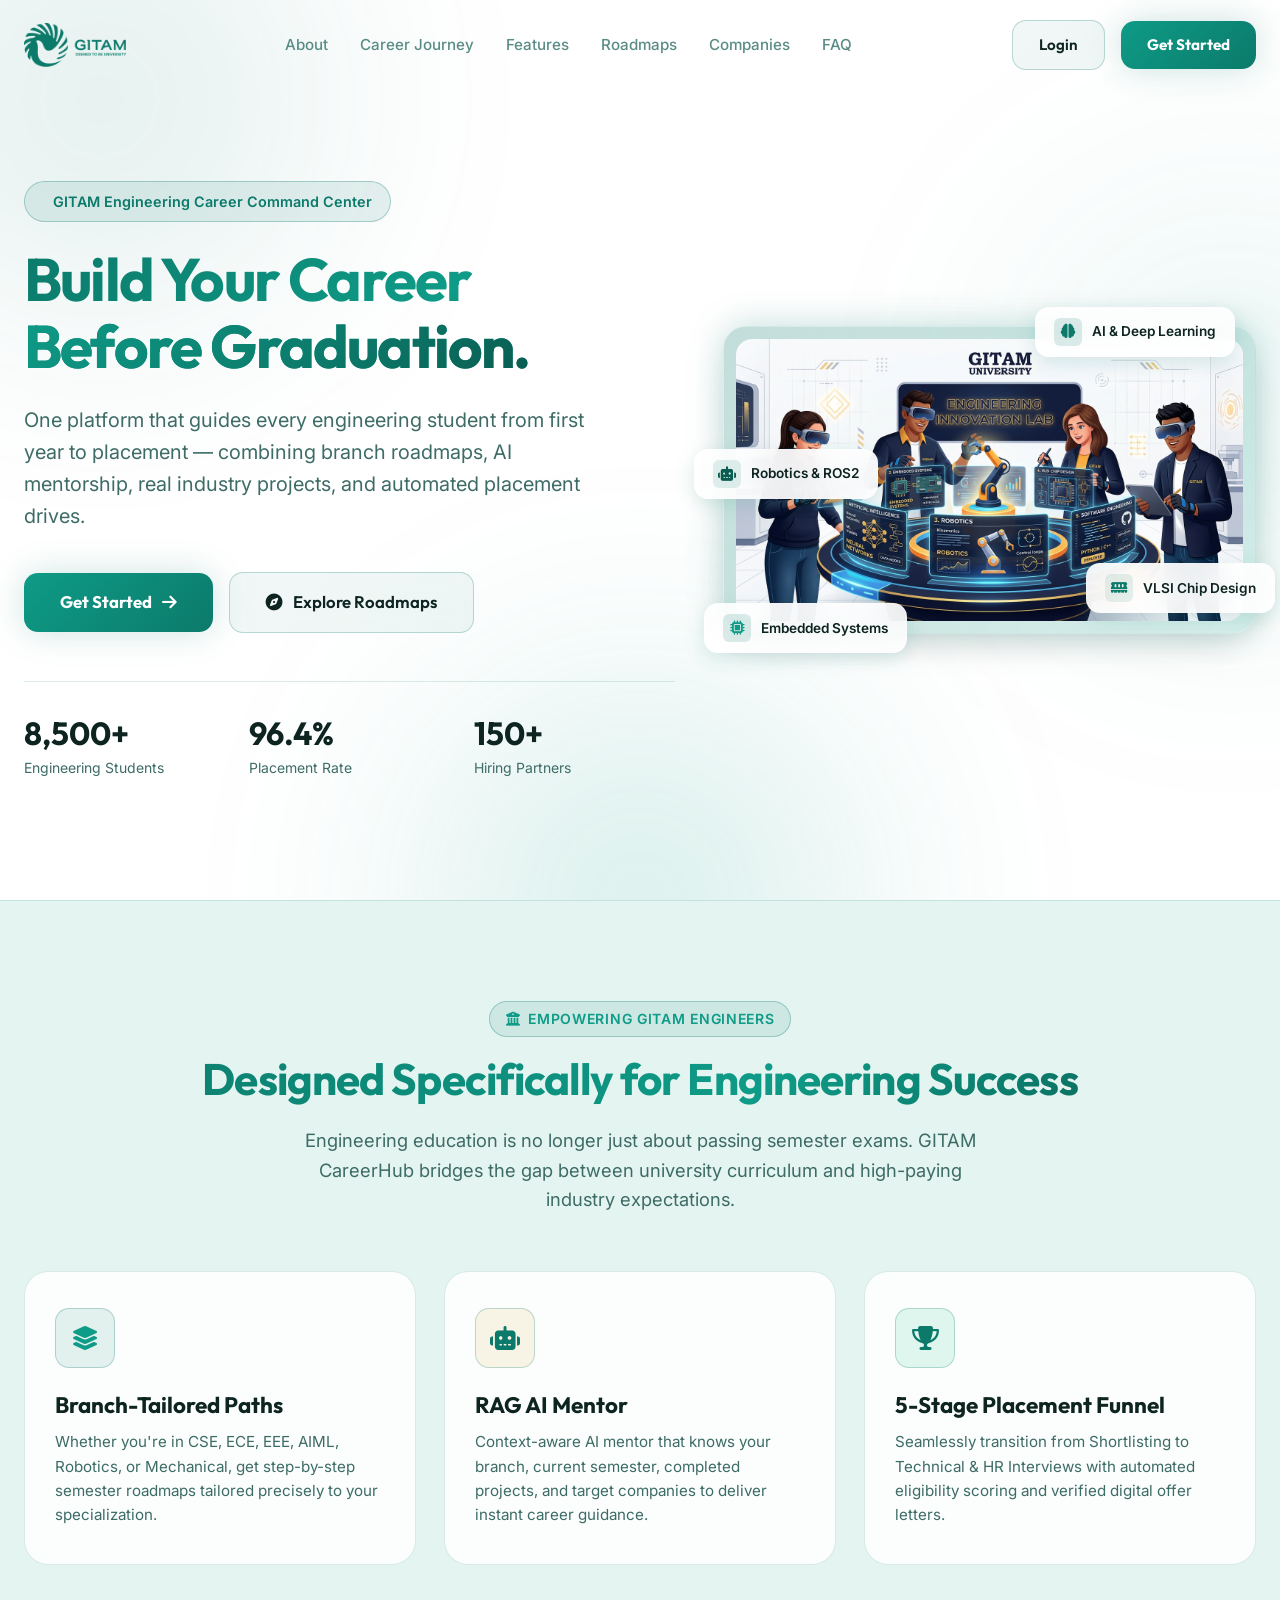
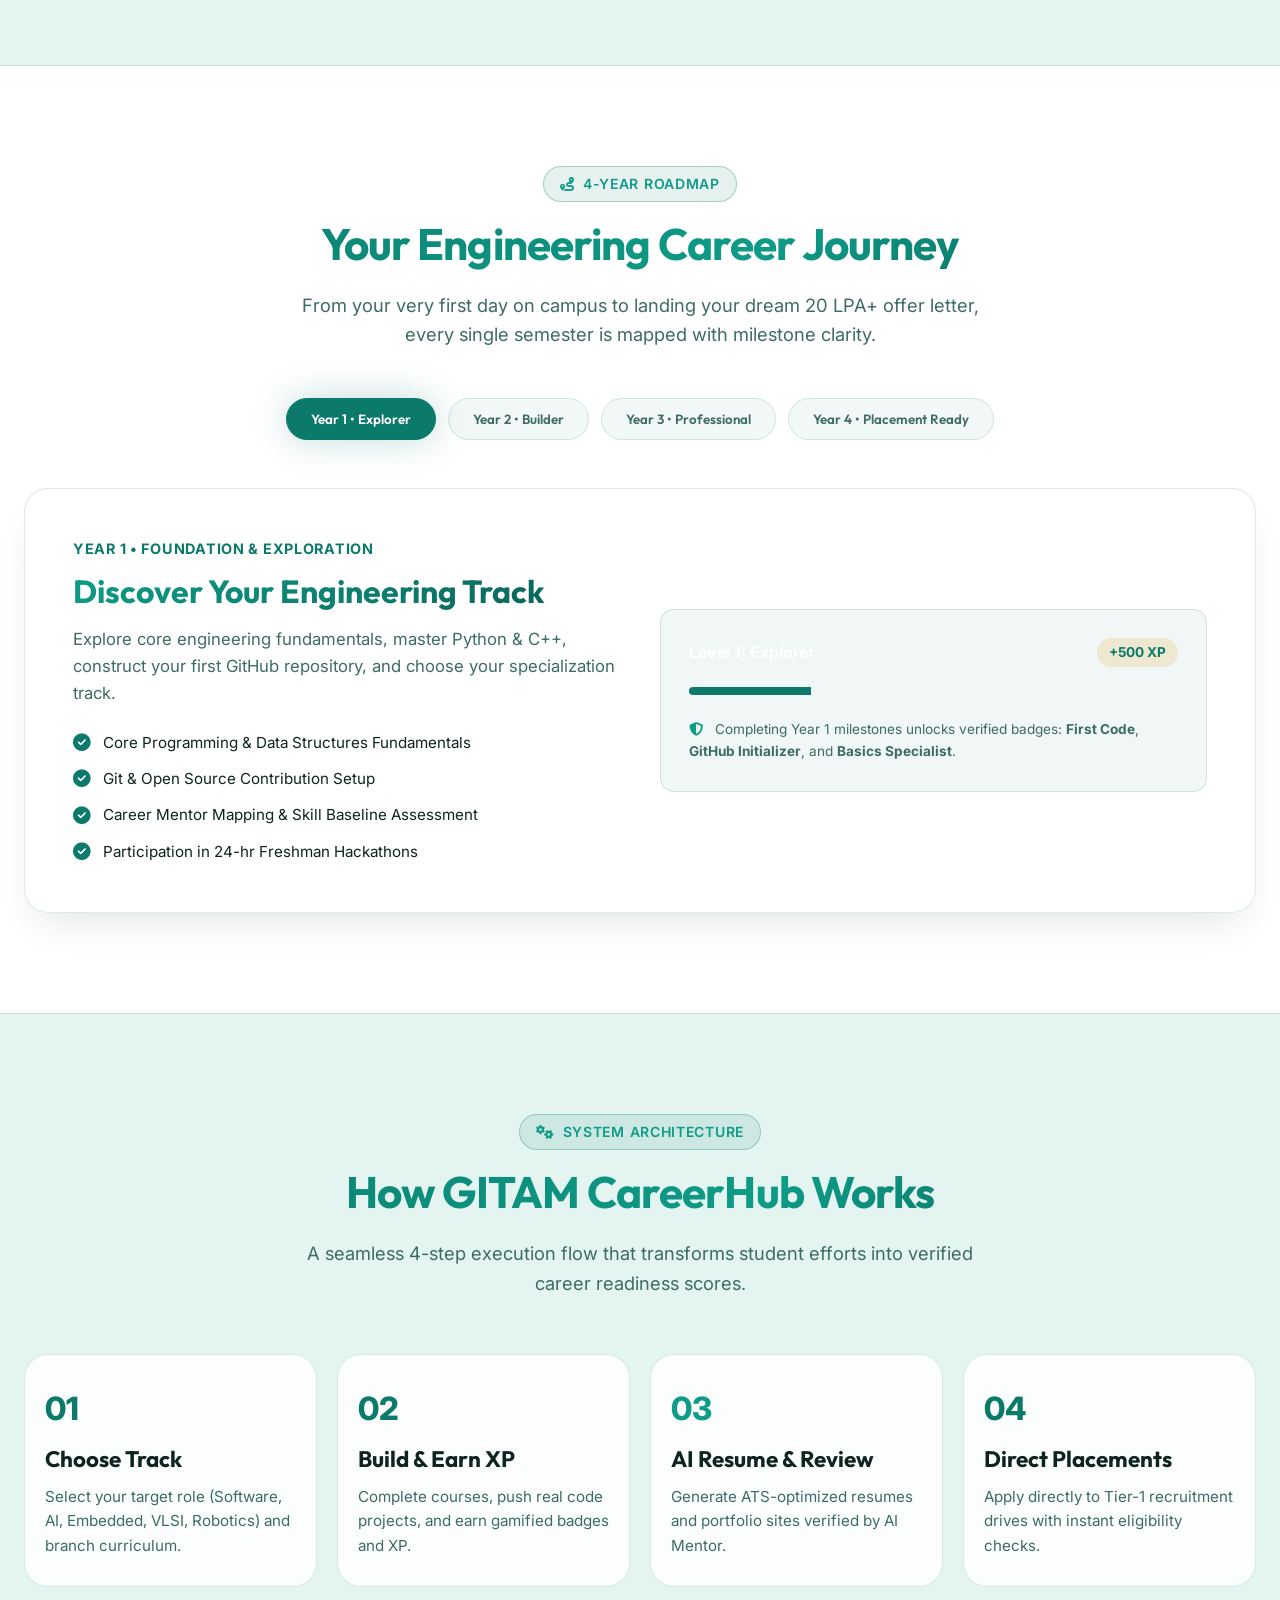
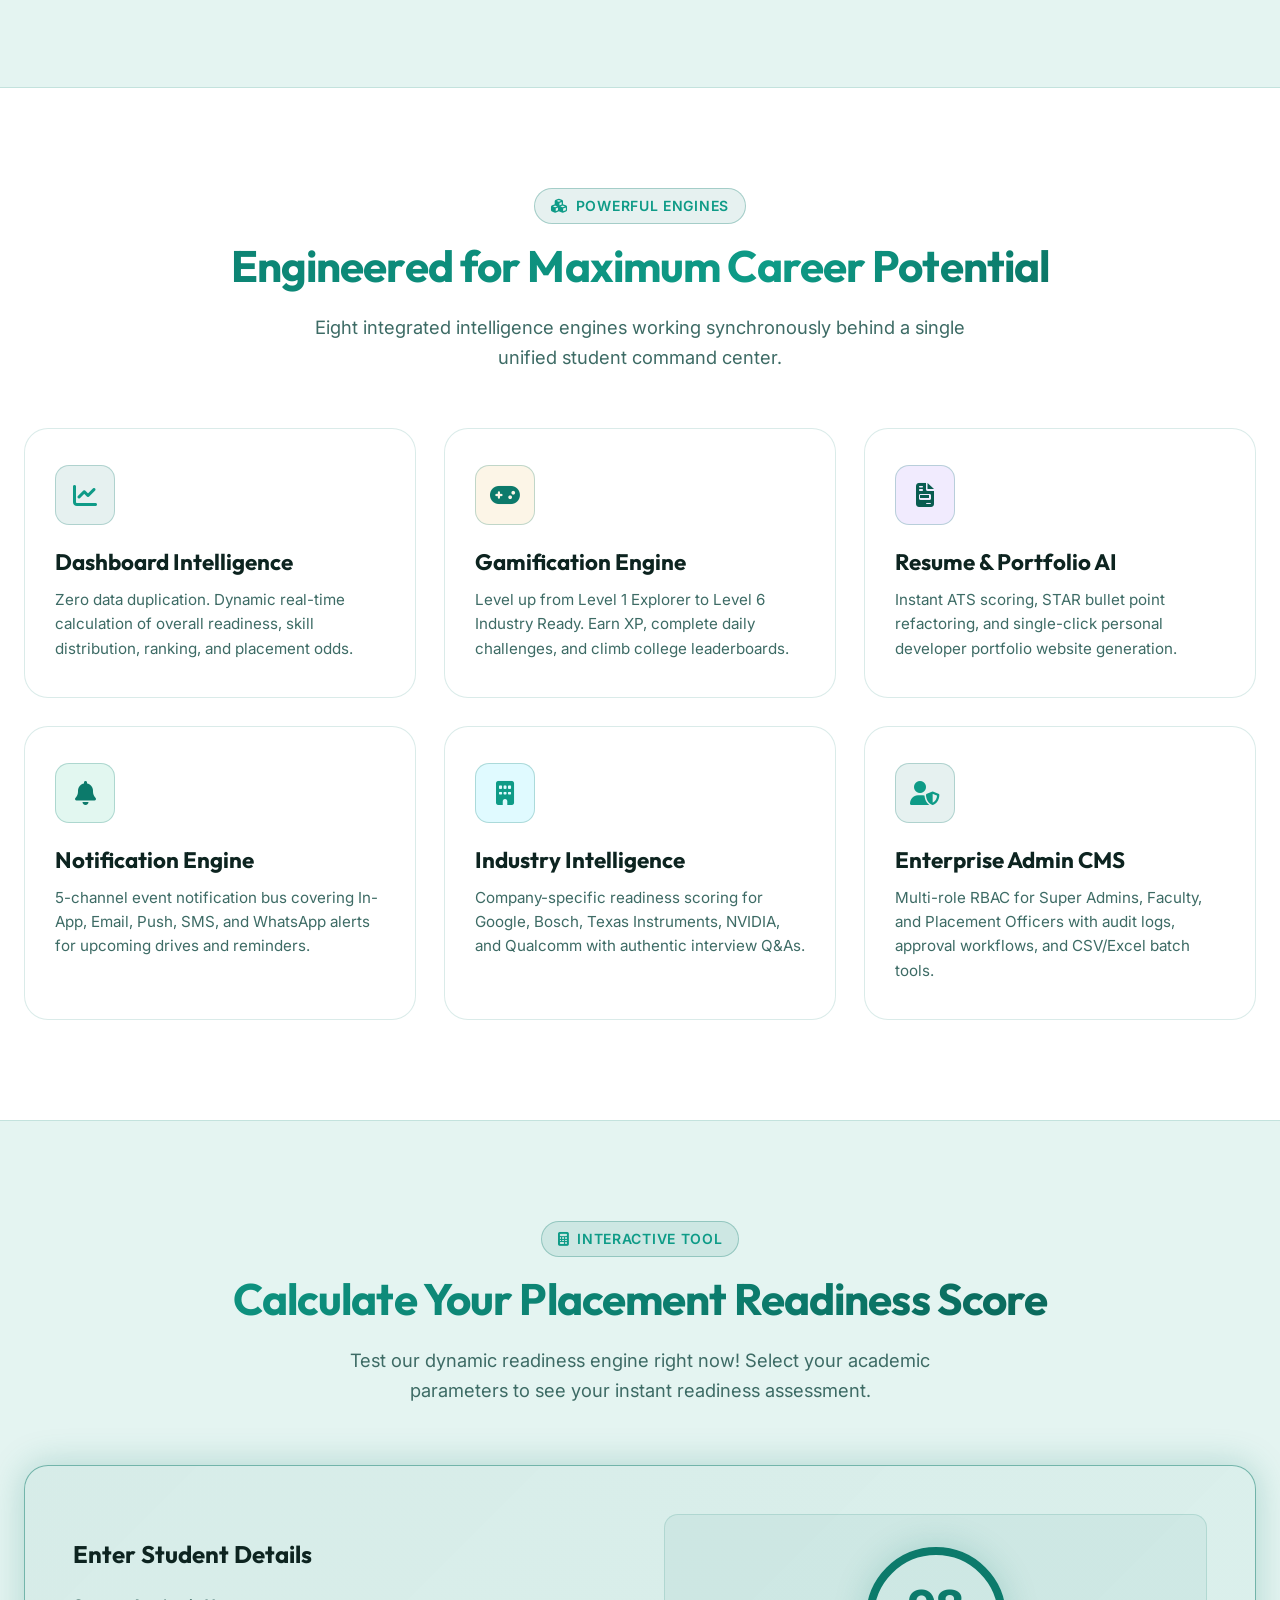
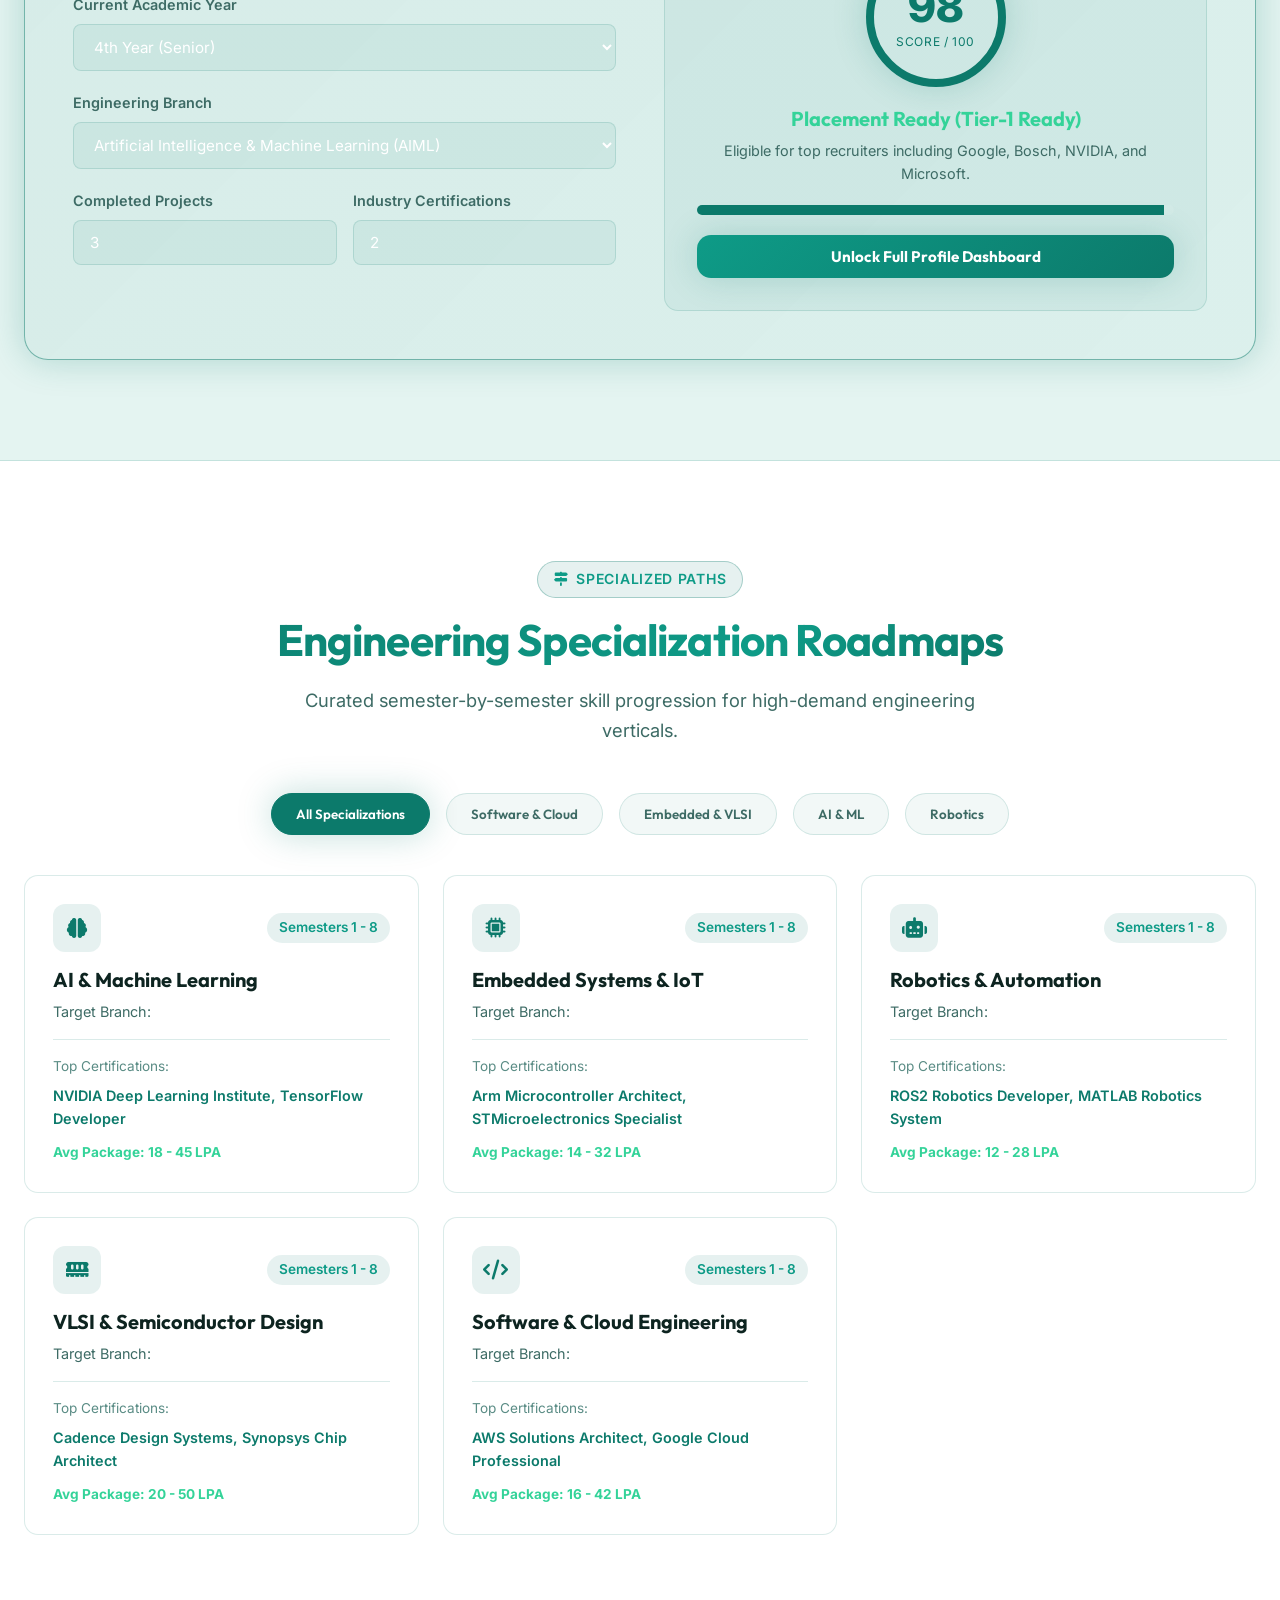
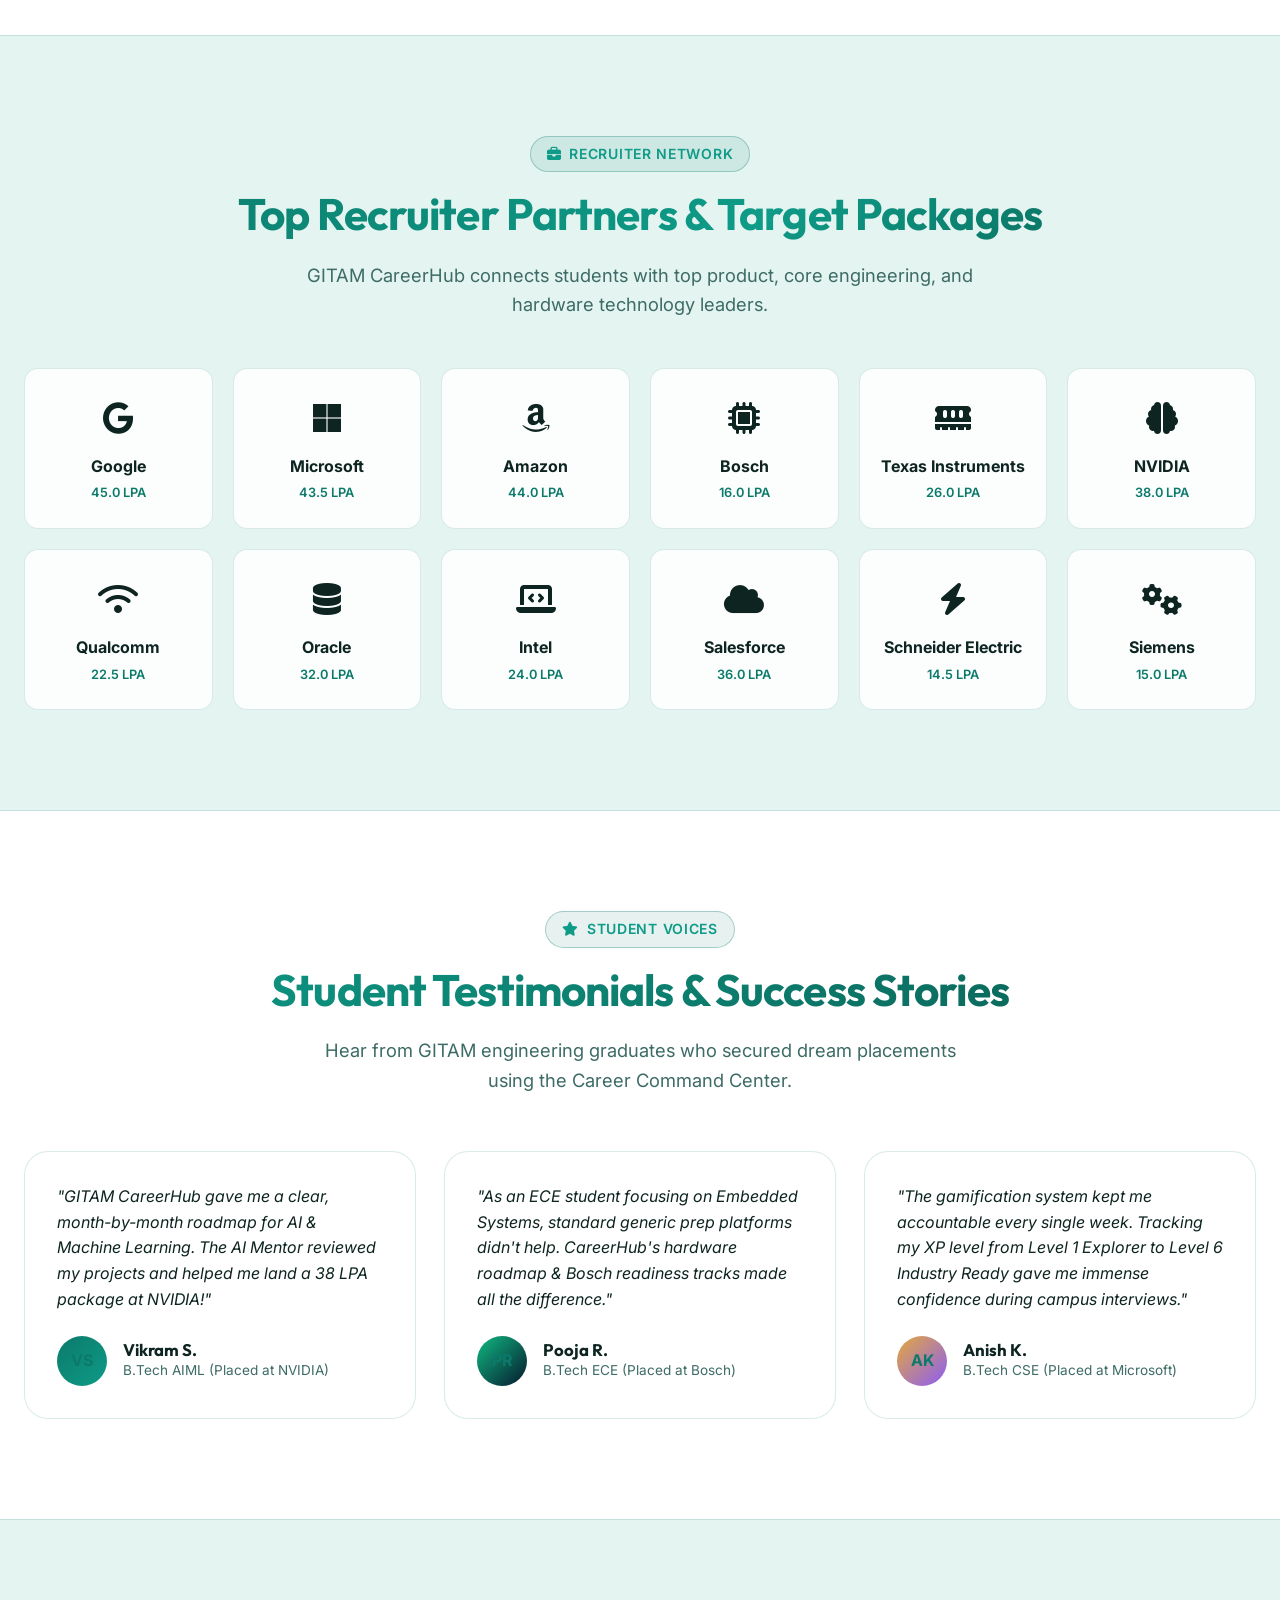
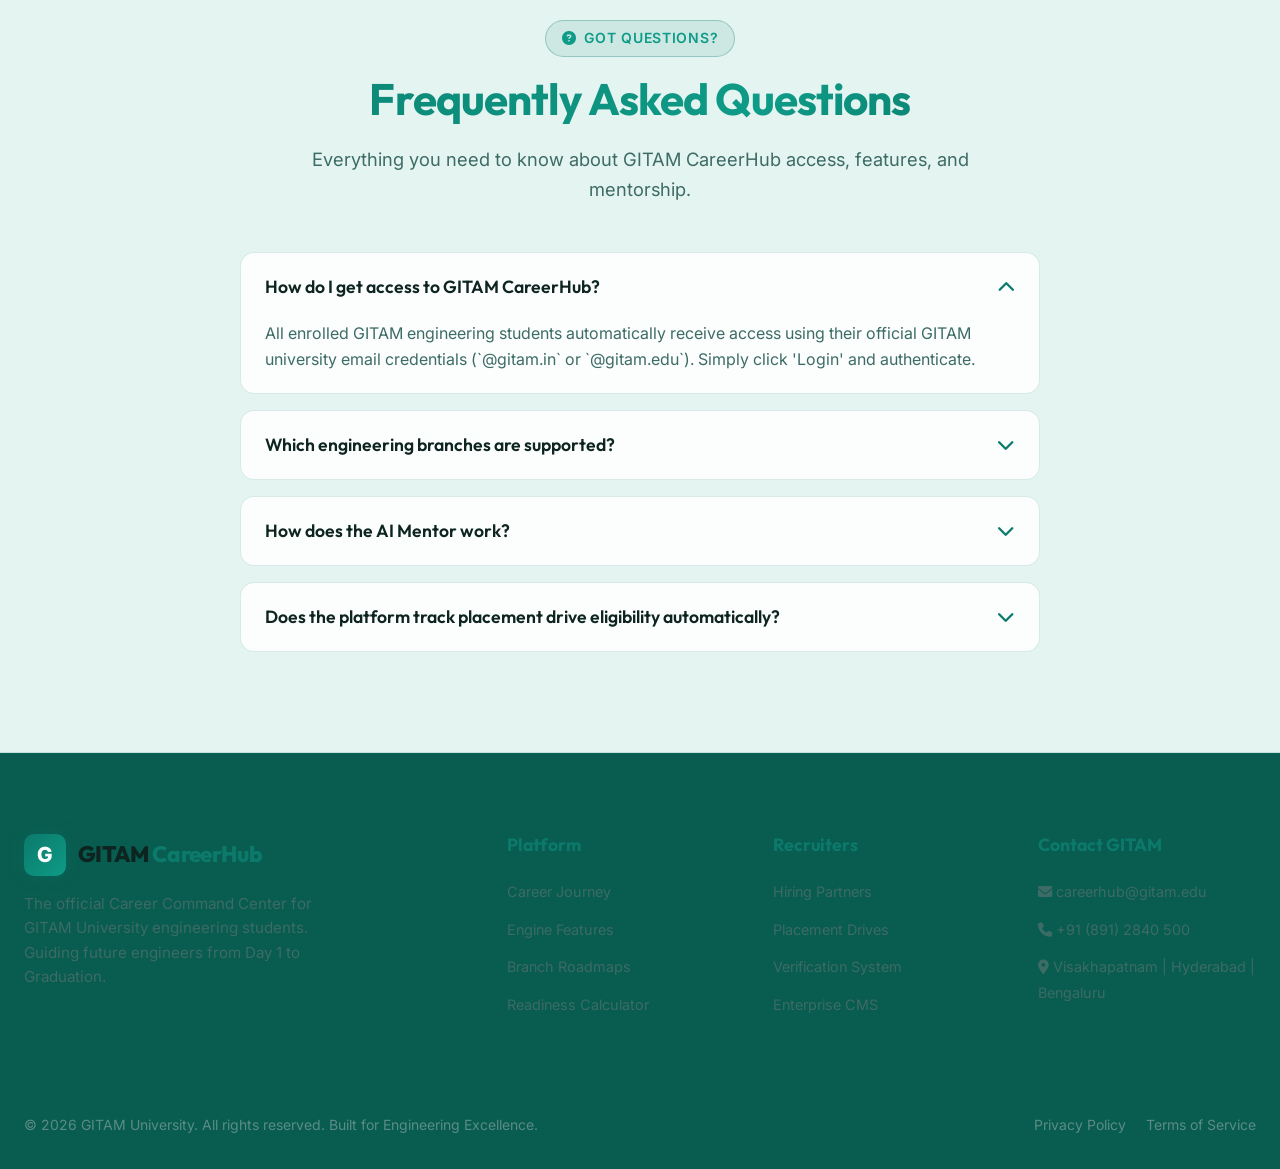
<file: frontend/index.html>
<!DOCTYPE html>
<html lang="en">
<head>
  <meta charset="UTF-8">
  <meta name="viewport" content="width=device-width, initial-scale=1.0">
  <title>GITAM CareerHub — Build Your Career Before Graduation</title>
  <meta name="description" content="The official Career Command Center for GITAM Engineering Students. Guiding every student from first year to dream placement with AI Mentorship, Branch Roadmaps, and Industry Projects.">

  <!-- Open Graph / Meta -->
  <meta property="og:title" content="GITAM CareerHub — Career Command Center">
  <meta property="og:description" content="One platform that guides every engineering student from first year to placement.">
  <meta property="og:type" content="website">

  <!-- Fonts & Icons -->
  <link rel="stylesheet" href="https://cdnjs.cloudflare.com/ajax/libs/font-awesome/6.5.1/css/all.min.css">
  <link rel="stylesheet" href="styles.css">
</head>
<body>

  <!-- Ambient Glow Effects -->
  <div class="ambient-glow glow-top-left"></div>
  <div class="ambient-glow glow-top-right"></div>
  <div class="ambient-glow glow-bottom-center"></div>

  <!-- Navigation Bar -->
  <header class="navbar">
    <div class="container nav-container">
      <a href="#" class="logo-wrapper" id="nav-logo" style="display: flex; align-items: center; gap: 10px;">
        <img src="assets/gitam_logo_green.png" alt="GITAM Deemed to be University" style="height: 44px;">
      </a>



      <ul class="nav-links" id="nav-menu">
        <li><a href="#about" class="nav-link">About</a></li>
        <li><a href="#journey" class="nav-link">Career Journey</a></li>
        <li><a href="#features" class="nav-link">Features</a></li>
        <li><a href="#roadmaps" class="nav-link">Roadmaps</a></li>
        <li><a href="#companies" class="nav-link">Companies</a></li>
        <li><a href="#faq" class="nav-link">FAQ</a></li>
      </ul>

      <div class="nav-actions">
        <a href="login.html" class="btn btn-secondary" id="nav-login-btn">Login</a>
        <a href="login.html" class="btn btn-gold" id="nav-get-started-btn">Get Started</a>
      </div>


      <button class="mobile-menu-btn" id="mobile-toggle" aria-label="Toggle Navigation">
        <i class="fas fa-bars"></i>
      </button>
    </div>
  </header>

  <!-- Hero Section -->
  <section class="hero-section" id="hero">
    <div class="container">
      <div class="hero-grid">
        <div class="hero-content">
          <div class="hero-badge">
            <i class="fas fa-sparkles"></i> GITAM Engineering Career Command Center
          </div>

          <h1 class="hero-title text-gradient-blue">
            Build Your Career <br>
            <span class="text-gradient-gold">Before Graduation.</span>
          </h1>

          <p class="hero-subtitle">
            One platform that guides every engineering student from first year to placement — combining branch roadmaps, AI mentorship, real industry projects, and automated placement drives.
          </p>

          <div class="hero-ctas">
            <a href="login.html" class="btn btn-gold btn-lg" id="hero-cta-get-started">
              Get Started <i class="fas fa-arrow-right"></i>
            </a>
            <a href="#roadmaps" class="btn btn-secondary btn-lg" id="hero-cta-explore-roadmaps">
              <i class="fas fa-compass"></i> Explore Roadmaps
            </a>
          </div>

          <div class="hero-stats">
            <div class="stat-item">
              <h4 id="stat-students">8,500+</h4>
              <p>Engineering Students</p>
            </div>
            <div class="stat-item">
              <h4 id="stat-placements">96.4%</h4>
              <p>Placement Rate</p>
            </div>
            <div class="stat-item">
              <h4 id="stat-companies">150+</h4>
              <p>Hiring Partners</p>
            </div>
          </div>
        </div>

        <!-- Right side: Modern Illustration of Engineering Students -->
        <div class="hero-visual">
          <div class="hero-image-wrapper">
            <img src="assets/hero_engineering.jpg" alt="GITAM Engineering Students learning AI, Embedded Systems, Robotics, VLSI and Software" class="hero-img" id="hero-illustration">

            <!-- Floating Tech Badges -->
            <div class="floating-tag tag-ai">
              <div class="tag-icon icon-ai"><i class="fas fa-brain"></i></div>
              <div>AI & Deep Learning</div>
            </div>

            <div class="floating-tag tag-embedded">
              <div class="tag-icon icon-embedded"><i class="fas fa-microchip"></i></div>
              <div>Embedded Systems</div>
            </div>

            <div class="floating-tag tag-robotics">
              <div class="tag-icon icon-robotics"><i class="fas fa-robot"></i></div>
              <div>Robotics & ROS2</div>
            </div>

            <div class="floating-tag tag-vlsi">
              <div class="tag-icon icon-vlsi"><i class="fas fa-memory"></i></div>
              <div>VLSI Chip Design</div>
            </div>
          </div>
        </div>
      </div>
    </div>
  </section>

  <!-- About Section -->
  <section class="section section-alt" id="about">
    <div class="container">
      <div class="text-center">
        <span class="section-tag"><i class="fas fa-university"></i> Empowering GITAM Engineers</span>
        <h2 class="section-title text-gradient-blue">Designed Specifically for Engineering Success</h2>
        <p class="section-subtitle">
          Engineering education is no longer just about passing semester exams. GITAM CareerHub bridges the gap between university curriculum and high-paying industry expectations.
        </p>
      </div>

      <div class="features-grid" style="grid-template-columns: repeat(3, 1fr);">
        <div class="feature-card">
          <div class="feature-icon-wrapper"><i class="fas fa-layer-group"></i></div>
          <h3>Branch-Tailored Paths</h3>
          <p>Whether you're in CSE, ECE, EEE, AIML, Robotics, or Mechanical, get step-by-step semester roadmaps tailored precisely to your specialization.</p>
        </div>

        <div class="feature-card">
          <div class="feature-icon-wrapper" style="background: rgba(229, 169, 60, 0.12); color: var(--color-gitam-gold);"><i class="fas fa-robot"></i></div>
          <h3>RAG AI Mentor</h3>
          <p>Context-aware AI mentor that knows your branch, current semester, completed projects, and target companies to deliver instant career guidance.</p>
        </div>

        <div class="feature-card">
          <div class="feature-icon-wrapper" style="background: rgba(16, 185, 129, 0.12); color: var(--color-emerald);"><i class="fas fa-trophy"></i></div>
          <h3>5-Stage Placement Funnel</h3>
          <p>Seamlessly transition from Shortlisting to Technical & HR Interviews with automated eligibility scoring and verified digital offer letters.</p>
        </div>
      </div>
    </div>
  </section>

  <!-- Career Journey Section -->
  <section class="section" id="journey">
    <div class="container">
      <div class="text-center">
        <span class="section-tag"><i class="fas fa-route"></i> 4-Year Roadmap</span>
        <h2 class="section-title text-gradient-blue">Your Engineering Career Journey</h2>
        <p class="section-subtitle">
          From your very first day on campus to landing your dream 20 LPA+ offer letter, every single semester is mapped with milestone clarity.
        </p>
      </div>

      <!-- Year Tab Selector -->
      <div class="timeline-tabs">
        <button class="tab-btn journey-tab active" data-year="y1" id="tab-y1">Year 1 • Explorer</button>
        <button class="tab-btn journey-tab" data-year="y2" id="tab-y2">Year 2 • Builder</button>
        <button class="tab-btn journey-tab" data-year="y3" id="tab-y3">Year 3 • Professional</button>
        <button class="tab-btn journey-tab" data-year="y4" id="tab-y4">Year 4 • Placement Ready</button>
      </div>

      <!-- Dynamic Journey Content -->
      <div class="journey-content-card" id="journey-card">
        <div>
          <span class="journey-badge" id="journey-badge">Year 1 • Foundation & Exploration</span>
          <h3 class="journey-title text-gradient-gold" id="journey-title">Discover Your Engineering Track</h3>
          <p class="journey-desc" id="journey-desc">
            Explore core engineering fundamentals, master Python & C++, construct your first GitHub repository, and choose your specialization track.
          </p>
          <ul class="journey-checklist" id="journey-checklist">
            <li><i class="fas fa-check-circle"></i> <span>Core Programming & Data Structures Fundamentals</span></li>
            <li><i class="fas fa-check-circle"></i> <span>Git & Open Source Contribution Setup</span></li>
            <li><i class="fas fa-check-circle"></i> <span>Career Mentor Mapping & Skill Baseline Assessment</span></li>
            <li><i class="fas fa-check-circle"></i> <span>Participation in 24-hr Freshman Hackathons</span></li>
          </ul>
        </div>

        <div class="journey-visual-box">
          <div style="display: flex; justify-content: space-between; align-items: center; margin-bottom: 20px;">
            <div style="font-weight: 700; color: white;" id="journey-level">Level 1: Explorer</div>
            <div style="background: rgba(229, 169, 60, 0.2); color: var(--color-gitam-gold); padding: 4px 12px; border-radius: var(--radius-full); font-weight: 700; font-size: 0.85rem;" id="journey-xp">+500 XP</div>
          </div>
          <div style="background: rgba(255,255,255,0.05); height: 8px; border-radius: 4px; overflow: hidden; margin-bottom: 24px;">
            <div style="width: 25%; background: linear-gradient(90deg, var(--color-gitam-blue), var(--color-gitam-gold)); height: 100%;"></div>
          </div>
          <div style="font-size: 0.85rem; color: var(--color-text-muted); line-height: 1.6;">
            <i class="fas fa-shield-alt" style="color: var(--color-gitam-cyan); margin-right: 8px;"></i>
            Completing Year 1 milestones unlocks verified badges: <strong>First Code</strong>, <strong>GitHub Initializer</strong>, and <strong>Basics Specialist</strong>.
          </div>
        </div>
      </div>
    </div>
  </section>

  <!-- How It Works Section -->
  <section class="section section-alt" id="how-it-works">
    <div class="container">
      <div class="text-center">
        <span class="section-tag"><i class="fas fa-cogs"></i> System Architecture</span>
        <h2 class="section-title text-gradient-blue">How GITAM CareerHub Works</h2>
        <p class="section-subtitle">
          A seamless 4-step execution flow that transforms student efforts into verified career readiness scores.
        </p>
      </div>

      <div class="features-grid" style="grid-template-columns: repeat(4, 1fr); gap: 20px;">
        <div class="feature-card" style="padding: 28px 20px;">
          <div style="color: var(--color-gitam-gold); font-size: 2rem; font-weight: 800; margin-bottom: 12px;">01</div>
          <h3>Choose Track</h3>
          <p>Select your target role (Software, AI, Embedded, VLSI, Robotics) and branch curriculum.</p>
        </div>

        <div class="feature-card" style="padding: 28px 20px;">
          <div style="color: var(--color-gitam-blue); font-size: 2rem; font-weight: 800; margin-bottom: 12px;">02</div>
          <h3>Build & Earn XP</h3>
          <p>Complete courses, push real code projects, and earn gamified badges and XP.</p>
        </div>

        <div class="feature-card" style="padding: 28px 20px;">
          <div style="color: var(--color-gitam-cyan); font-size: 2rem; font-weight: 800; margin-bottom: 12px;">03</div>
          <h3>AI Resume & Review</h3>
          <p>Generate ATS-optimized resumes and portfolio sites verified by AI Mentor.</p>
        </div>

        <div class="feature-card" style="padding: 28px 20px;">
          <div style="color: var(--color-emerald); font-size: 2rem; font-weight: 800; margin-bottom: 12px;">04</div>
          <h3>Direct Placements</h3>
          <p>Apply directly to Tier-1 recruitment drives with instant eligibility checks.</p>
        </div>
      </div>
    </div>
  </section>

  <!-- Features Section -->
  <section class="section" id="features">
    <div class="container">
      <div class="text-center">
        <span class="section-tag"><i class="fas fa-cubes"></i> Powerful Engines</span>
        <h2 class="section-title text-gradient-blue">Engineered for Maximum Career Potential</h2>
        <p class="section-subtitle">
          Eight integrated intelligence engines working synchronously behind a single unified student command center.
        </p>
      </div>

      <div class="features-grid">
        <div class="feature-card">
          <div class="feature-icon-wrapper"><i class="fas fa-chart-line"></i></div>
          <h3>Dashboard Intelligence</h3>
          <p>Zero data duplication. Dynamic real-time calculation of overall readiness, skill distribution, ranking, and placement odds.</p>
        </div>

        <div class="feature-card">
          <div class="feature-icon-wrapper" style="background: rgba(229, 169, 60, 0.12); color: var(--color-gitam-gold);"><i class="fas fa-gamepad"></i></div>
          <h3>Gamification Engine</h3>
          <p>Level up from Level 1 Explorer to Level 6 Industry Ready. Earn XP, complete daily challenges, and climb college leaderboards.</p>
        </div>

        <div class="feature-card">
          <div class="feature-icon-wrapper" style="background: rgba(139, 92, 246, 0.12); color: var(--color-purple);"><i class="fas fa-file-invoice"></i></div>
          <h3>Resume & Portfolio AI</h3>
          <p>Instant ATS scoring, STAR bullet point refactoring, and single-click personal developer portfolio website generation.</p>
        </div>

        <div class="feature-card">
          <div class="feature-icon-wrapper" style="background: rgba(16, 185, 129, 0.12); color: var(--color-emerald);"><i class="fas fa-bell"></i></div>
          <h3>Notification Engine</h3>
          <p>5-channel event notification bus covering In-App, Email, Push, SMS, and WhatsApp alerts for upcoming drives and reminders.</p>
        </div>

        <div class="feature-card">
          <div class="feature-icon-wrapper" style="background: rgba(0, 210, 255, 0.12); color: var(--color-gitam-cyan);"><i class="fas fa-building"></i></div>
          <h3>Industry Intelligence</h3>
          <p>Company-specific readiness scoring for Google, Bosch, Texas Instruments, NVIDIA, and Qualcomm with authentic interview Q&As.</p>
        </div>

        <div class="feature-card">
          <div class="feature-icon-wrapper"><i class="fas fa-user-shield"></i></div>
          <h3>Enterprise Admin CMS</h3>
          <p>Multi-role RBAC for Super Admins, Faculty, and Placement Officers with audit logs, approval workflows, and CSV/Excel batch tools.</p>
        </div>
      </div>
    </div>
  </section>

  <!-- Interactive Career Readiness Score Calculator -->
  <section class="section section-alt" id="calculator">
    <div class="container">
      <div class="text-center">
        <span class="section-tag"><i class="fas fa-calculator"></i> Interactive Tool</span>
        <h2 class="section-title text-gradient-gold">Calculate Your Placement Readiness Score</h2>
        <p class="section-subtitle">
          Test our dynamic readiness engine right now! Select your academic parameters to see your instant readiness assessment.
        </p>
      </div>

      <div class="calc-card">
        <div>
          <h3 style="font-size: 1.5rem; margin-bottom: 24px;">Enter Student Details</h3>

          <div class="form-group">
            <label for="calc-year">Current Academic Year</label>
            <select id="calc-year" class="form-control">
              <option value="1">1st Year (Freshman)</option>
              <option value="2">2nd Year (Sophomore)</option>
              <option value="3">3rd Year (Junior)</option>
              <option value="4" selected>4th Year (Senior)</option>
            </select>
          </div>

          <div class="form-group">
            <label for="calc-branch">Engineering Branch</label>
            <select id="calc-branch" class="form-control">
              <option value="CSE">Computer Science (CSE)</option>
              <option value="AIML" selected>Artificial Intelligence & Machine Learning (AIML)</option>
              <option value="ECE">Electronics & Communication (ECE)</option>
              <option value="EEE">Electrical & Electronics (EEE)</option>
              <option value="MECH">Mechanical & Robotics (MECH)</option>
            </select>
          </div>

          <div style="display: grid; grid-template-columns: 1fr 1fr; gap: 16px;">
            <div class="form-group">
              <label for="calc-projects">Completed Projects</label>
              <input type="number" id="calc-projects" class="form-control" value="3" min="0" max="10">
            </div>

            <div class="form-group">
              <label for="calc-certs">Industry Certifications</label>
              <input type="number" id="calc-certs" class="form-control" value="2" min="0" max="10">
            </div>
          </div>
        </div>

        <div class="score-display-box">
          <div class="score-circle">
            <div class="score-num" id="calc-score">88</div>
            <div class="score-label">Score / 100</div>
          </div>

          <h4 style="font-size: 1.25rem; margin-bottom: 8px;" id="calc-level">Placement Ready (Tier-1 Ready)</h4>
          <p style="color: var(--color-text-muted); font-size: 0.9rem; margin-bottom: 20px;">
            Eligible for top recruiters including Google, Bosch, NVIDIA, and Microsoft.
          </p>

          <div style="background: rgba(255,255,255,0.08); height: 10px; border-radius: 5px; overflow: hidden; margin-bottom: 20px;">
            <div id="calc-bar" style="width: 88%; background: linear-gradient(90deg, var(--color-gitam-blue), var(--color-gitam-gold)); height: 100%; transition: var(--transition-normal);"></div>
          </div>

          <button class="btn btn-gold open-auth-btn" style="width: 100%;">Unlock Full Profile Dashboard</button>
        </div>
      </div>
    </div>
  </section>

  <!-- Roadmaps Section -->
  <section class="section" id="roadmaps">
    <div class="container">
      <div class="text-center">
        <span class="section-tag"><i class="fas fa-map-signs"></i> Specialized Paths</span>
        <h2 class="section-title text-gradient-blue">Engineering Specialization Roadmaps</h2>
        <p class="section-subtitle">
          Curated semester-by-semester skill progression for high-demand engineering verticals.
        </p>
      </div>

      <div class="roadmap-nav">
        <button class="tab-btn roadmap-nav-btn active" data-category="all" id="rm-all">All Specializations</button>
        <button class="tab-btn roadmap-nav-btn" data-category="software" id="rm-software">Software & Cloud</button>
        <button class="tab-btn roadmap-nav-btn" data-category="hardware" id="rm-hardware">Embedded & VLSI</button>
        <button class="tab-btn roadmap-nav-btn" data-category="ai" id="rm-ai">AI & ML</button>
        <button class="tab-btn roadmap-nav-btn" data-category="robotics" id="rm-robotics">Robotics</button>
      </div>

      <div class="roadmap-card-grid" id="roadmap-grid">
        <!-- Cards rendered dynamically by app.js -->
      </div>
    </div>
  </section>

  <!-- Companies Section -->
  <section class="section section-alt" id="companies">
    <div class="container">
      <div class="text-center">
        <span class="section-tag"><i class="fas fa-briefcase"></i> Recruiter Network</span>
        <h2 class="section-title text-gradient-blue">Top Recruiter Partners & Target Packages</h2>
        <p class="section-subtitle">
          GITAM CareerHub connects students with top product, core engineering, and hardware technology leaders.
        </p>
      </div>

      <div class="company-logo-grid" id="company-grid">
        <!-- Rendered by app.js -->
      </div>
    </div>
  </section>

  <!-- Student Testimonials Section -->
  <section class="section" id="testimonials">
    <div class="container">
      <div class="text-center">
        <span class="section-tag"><i class="fas fa-star"></i> Student Voices</span>
        <h2 class="section-title text-gradient-gold">Student Testimonials & Success Stories</h2>
        <p class="section-subtitle">
          Hear from GITAM engineering graduates who secured dream placements using the Career Command Center.
        </p>
      </div>

      <div class="testimonials-grid">
        <div class="testimonial-card">
          <p class="testimonial-text">
            "GITAM CareerHub gave me a clear, month-by-month roadmap for AI & Machine Learning. The AI Mentor reviewed my projects and helped me land a 38 LPA package at NVIDIA!"
          </p>
          <div class="testimonial-author">
            <div class="author-avatar">VS</div>
            <div class="author-info">
              <h4>Vikram S.</h4>
              <p>B.Tech AIML (Placed at NVIDIA)</p>
            </div>
          </div>
        </div>

        <div class="testimonial-card">
          <p class="testimonial-text">
            "As an ECE student focusing on Embedded Systems, standard generic prep platforms didn't help. CareerHub's hardware roadmap & Bosch readiness tracks made all the difference."
          </p>
          <div class="testimonial-author">
            <div class="author-avatar" style="background: linear-gradient(135deg, #10B981, #06182E);">PR</div>
            <div class="author-info">
              <h4>Pooja R.</h4>
              <p>B.Tech ECE (Placed at Bosch)</p>
            </div>
          </div>
        </div>

        <div class="testimonial-card">
          <p class="testimonial-text">
            "The gamification system kept me accountable every single week. Tracking my XP level from Level 1 Explorer to Level 6 Industry Ready gave me immense confidence during campus interviews."
          </p>
          <div class="testimonial-author">
            <div class="author-avatar" style="background: linear-gradient(135deg, #E5A93C, #8B5CF6);">AK</div>
            <div class="author-info">
              <h4>Anish K.</h4>
              <p>B.Tech CSE (Placed at Microsoft)</p>
            </div>
          </div>
        </div>
      </div>
    </div>
  </section>

  <!-- FAQ Section -->
  <section class="section section-alt" id="faq">
    <div class="container">
      <div class="text-center">
        <span class="section-tag"><i class="fas fa-question-circle"></i> Got Questions?</span>
        <h2 class="section-title text-gradient-blue">Frequently Asked Questions</h2>
        <p class="section-subtitle">
          Everything you need to know about GITAM CareerHub access, features, and mentorship.
        </p>
      </div>

      <div class="faq-accordion">
        <div class="faq-item active">
          <div class="faq-question">
            <span>How do I get access to GITAM CareerHub?</span>
            <i class="fas fa-chevron-down faq-toggle-icon"></i>
          </div>
          <div class="faq-answer">
            All enrolled GITAM engineering students automatically receive access using their official GITAM university email credentials (`@gitam.in` or `@gitam.edu`). Simply click 'Login' and authenticate.
          </div>
        </div>

        <div class="faq-item">
          <div class="faq-question">
            <span>Which engineering branches are supported?</span>
            <i class="fas fa-chevron-down faq-toggle-icon"></i>
          </div>
          <div class="faq-answer">
            GITAM CareerHub supports all major engineering branches including Computer Science (CSE), Artificial Intelligence & Machine Learning (AIML), Electronics & Communication (ECE), Electrical & Electronics (EEE), Mechanical Engineering, Robotics & Automation, and VLSI Design.
          </div>
        </div>

        <div class="faq-item">
          <div class="faq-question">
            <span>How does the AI Mentor work?</span>
            <i class="fas fa-chevron-down faq-toggle-icon"></i>
          </div>
          <div class="faq-answer">
            Our AI Mentor is trained on your exact academic profile, branch curriculum, completed projects, and target companies. It provides tailored project recommendations, resume bullet point enhancements, and mock interview coaching.
          </div>
        </div>

        <div class="faq-item">
          <div class="faq-question">
            <span>Does the platform track placement drive eligibility automatically?</span>
            <i class="fas fa-chevron-down faq-toggle-icon"></i>
          </div>
          <div class="faq-answer">
            Yes! The Internship & Placement Engine dynamically evaluates your branch, semester, CGPA, and readiness score against company criteria, letting you apply in one click with instant status tracking.
          </div>
        </div>
      </div>
    </div>
  </section>

  <!-- Footer -->
  <footer class="footer">
    <div class="container">
      <div class="footer-grid">
        <div class="footer-brand">
          <a href="#" class="logo-wrapper" id="footer-logo">
            <div class="logo-icon">G</div>
            <div class="logo-text">GITAM <span>CareerHub</span></div>
          </a>
          <p>
            The official Career Command Center for GITAM University engineering students. Guiding future engineers from Day 1 to Graduation.
          </p>
        </div>

        <div class="footer-col">
          <h4>Platform</h4>
          <ul class="footer-links">
            <li><a href="#journey">Career Journey</a></li>
            <li><a href="#features">Engine Features</a></li>
            <li><a href="#roadmaps">Branch Roadmaps</a></li>
            <li><a href="#calculator">Readiness Calculator</a></li>
          </ul>
        </div>

        <div class="footer-col">
          <h4>Recruiters</h4>
          <ul class="footer-links">
            <li><a href="#companies">Hiring Partners</a></li>
            <li><a href="#companies">Placement Drives</a></li>
            <li><a href="#about">Verification System</a></li>
            <li><a href="#faq">Enterprise CMS</a></li>
          </ul>
        </div>

        <div class="footer-col">
          <h4>Contact GITAM</h4>
          <ul class="footer-links">
            <li><a href="#"><i class="fas fa-envelope"></i> careerhub@gitam.edu</a></li>
            <li><a href="#"><i class="fas fa-phone"></i> +91 (891) 2840 500</a></li>
            <li><a href="#"><i class="fas fa-map-marker-alt"></i> Visakhapatnam | Hyderabad | Bengaluru</a></li>
          </ul>
        </div>
      </div>

      <div class="footer-bottom">
        <div>© 2026 GITAM University. All rights reserved. Built for Engineering Excellence.</div>
        <div style="display: flex; gap: 20px;">
          <a href="#" style="color: var(--color-text-subtle); text-decoration: none;">Privacy Policy</a>
          <a href="#" style="color: var(--color-text-subtle); text-decoration: none;">Terms of Service</a>
        </div>
      </div>
    </div>
  </footer>

  <script src="app.js"></script>
</body>
</html>
</file>
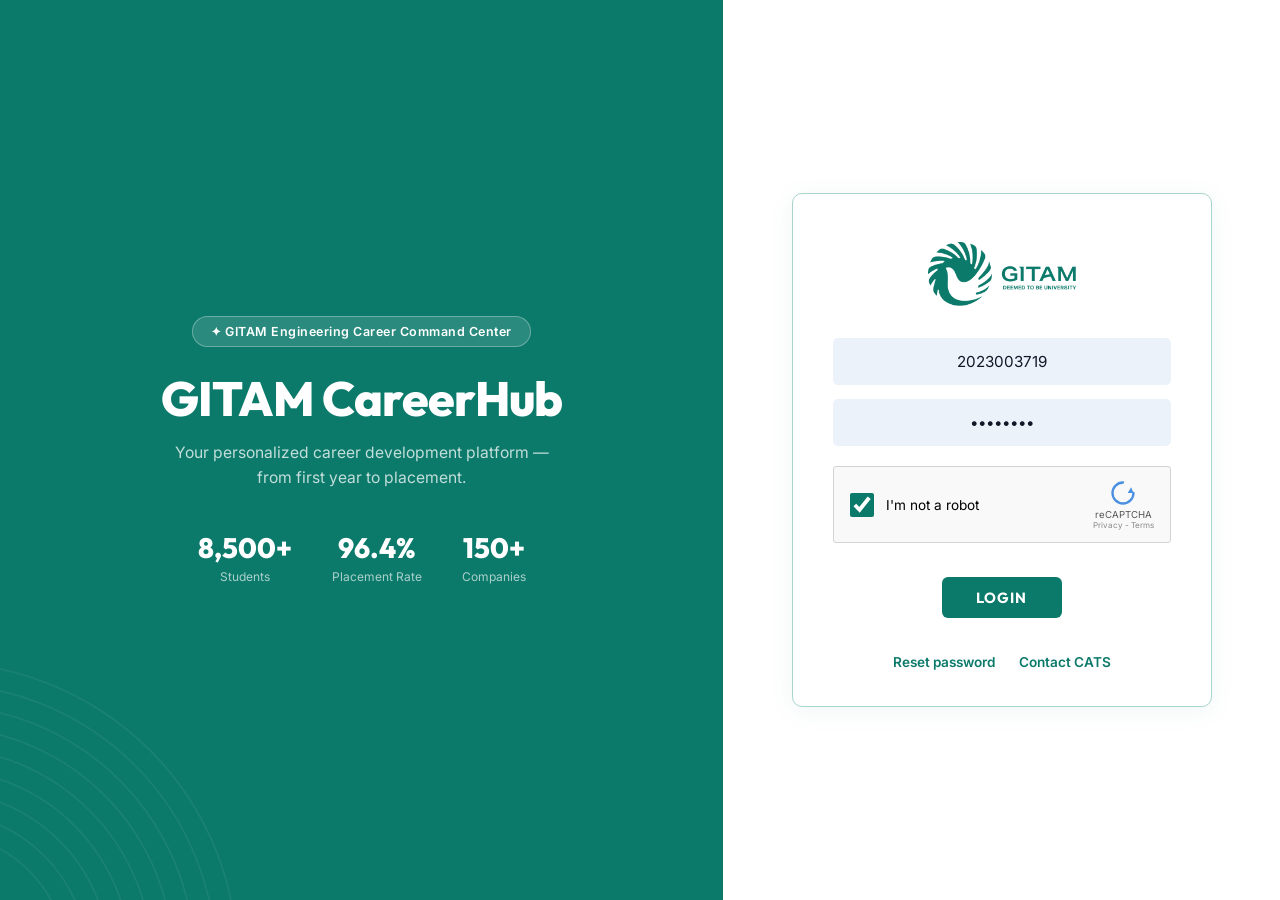
<file: frontend/login.html>
<!DOCTYPE html>
<html lang="en">
<head>
  <meta charset="UTF-8">
  <meta name="viewport" content="width=device-width, initial-scale=1.0">
  <title>Login — GITAM CareerHub</title>
  <meta name="description" content="Official My-GITAM CareerHub Portal. Login for Students and Staff.">
  <link rel="stylesheet" href="login.css">
  <link rel="stylesheet" href="https://cdnjs.cloudflare.com/ajax/libs/font-awesome/6.5.1/css/all.min.css">
</head>
<body>

  <div class="mygitam-container">

    <!-- ── LEFT PANEL: Deep GITAM Green (#005C45) ────────────────────────── -->
    <div class="mygitam-left">
      
      <!-- Pill Badge -->
      <div class="mygitam-badge">✦ GITAM Engineering Career Command Center</div>

      <!-- Brand Title -->
      <h1 class="mygitam-title">GITAM CareerHub</h1>

      <!-- Tagline -->
      <p class="mygitam-tagline">Your personalized career development platform — from first year to placement.</p>

      <!-- Stats Row -->
      <div class="mygitam-stats">
        <div class="mygitam-stat">
          <div class="mygitam-stat-number">8,500+</div>
          <div class="mygitam-stat-label">Students</div>
        </div>
        <div class="mygitam-stat">
          <div class="mygitam-stat-number">96.4%</div>
          <div class="mygitam-stat-label">Placement Rate</div>
        </div>
        <div class="mygitam-stat">
          <div class="mygitam-stat-number">150+</div>
          <div class="mygitam-stat-label">Companies</div>
        </div>
      </div>



      <!-- Staircase Architectural Wave Graphic (Bottom Left) -->
      <svg class="staircase-lines" viewBox="0 0 300 300" fill="none" xmlns="http://www.w3.org/2000/svg">
        <circle cx="-20" cy="320" r="120" stroke="#FFFFFF" stroke-width="1.5" opacity="0.3"/>
        <circle cx="-20" cy="320" r="140" stroke="#FFFFFF" stroke-width="1.5" opacity="0.3"/>
        <circle cx="-20" cy="320" r="160" stroke="#FFFFFF" stroke-width="1.5" opacity="0.3"/>
        <circle cx="-20" cy="320" r="180" stroke="#FFFFFF" stroke-width="1.5" opacity="0.3"/>
        <circle cx="-20" cy="320" r="200" stroke="#FFFFFF" stroke-width="1.5" opacity="0.3"/>
        <circle cx="-20" cy="320" r="220" stroke="#FFFFFF" stroke-width="1.5" opacity="0.3"/>
        <circle cx="-20" cy="320" r="240" stroke="#FFFFFF" stroke-width="1.5" opacity="0.3"/>
        <circle cx="-20" cy="320" r="260" stroke="#FFFFFF" stroke-width="1.5" opacity="0.3"/>
        <circle cx="-20" cy="320" r="280" stroke="#FFFFFF" stroke-width="1.5" opacity="0.3"/>
      </svg>
    </div>

    <!-- ── RIGHT PANEL: Clean White with Green Border Box ──────────────── -->
    <div class="mygitam-right">
      <div class="login-border-box">
        
        <!-- Official GITAM Logo Header -->
        <div class="gitam-header-logo" style="margin-bottom: 32px; text-align: center;">
          <img src="assets/gitam_logo_green.png" alt="GITAM Deemed to be University" style="height: 64px; width: auto; display: inline-block;">
        </div>






        <!-- Login Form -->
        <form class="mygitam-form" id="mygitam-form" action="dashboard.html">
          <input 
            type="text" 
            id="username" 
            class="mygitam-input" 
            placeholder="Roll Number / Registration No." 
            value="2023003719"
            required
          >

          <input 
            type="password" 
            id="password" 
            class="mygitam-input" 
            placeholder="••••••••" 
            value="••••••••"
            required
          >

          <!-- reCAPTCHA Box -->
          <div class="recaptcha-card">
            <label class="recaptcha-left">
              <input type="checkbox" class="recaptcha-checkbox" id="recaptcha-check" checked>
              <span class="recaptcha-label-text">I'm not a robot</span>
            </label>

            <div class="recaptcha-right">
              <svg class="recaptcha-icon" viewBox="0 0 48 48" fill="none" xmlns="http://www.w3.org/2000/svg">
                <path d="M24 6C14.0589 6 6 14.0589 6 24C6 33.9411 14.0589 42 24 42C33.9411 42 42 33.9411 42 24" stroke="#4A90E2" stroke-width="4" stroke-linecap="round"/>
                <path d="M38 14L42 24L32 24" fill="#4A90E2"/>
              </svg>
              <span>reCAPTCHA</span>
              <span style="font-size: 0.5rem; color: #888;">Privacy - Terms</span>
            </div>
          </div>

          <!-- Submit LOGIN Button -->
          <button type="submit" class="btn-mygitam-submit" id="submit-btn">LOGIN</button>

          <!-- Footer Links -->
          <div class="mygitam-bottom-links">
            <a href="#" onclick="alert('Reset link sent to registered email.'); return false;">Reset password</a>
            <a href="#" onclick="alert('Contacting GITAM CATS Support...'); return false;">Contact CATS</a>
          </div>
        </form>

      </div>
    </div>

  </div>

  <script src="login.js"></script>
</body>
</html>
</file>
<file: frontend/styles.css>
/* ==========================================================================
   GITAM CareerHub — Design System & Custom Vanilla CSS
   Theme: GITAM Teal Green (#0C7A6B) — Official University Color
   ========================================================================== */

@import url('https://fonts.googleapis.com/css2?family=Inter:wght@300;400;500;600;700&family=Outfit:wght@400;500;600;700;800&display=swap');

:root {
  /* ── GITAM Teal Green Palette ── */
  --color-bg-dark:           #F0FAF8;
  --color-bg-surface:        #E4F4F1;
  --color-card-bg:           rgba(255, 255, 255, 0.85);
  --color-card-border:       rgba(12, 122, 107, 0.15);
  --color-card-hover-border: rgba(12, 122, 107, 0.5);

  --color-gitam-navy:        #095C50;
  --color-gitam-blue:        #0C7A6B;
  --color-gitam-blue-glow:   rgba(12, 122, 107, 0.35);
  --color-gitam-cyan:        #0E9B87;
  --color-gitam-gold:        #0C7A6B;
  --color-gitam-gold-glow:   rgba(12, 122, 107, 0.25);
  --color-emerald:           #0C7A6B;
  --color-purple:            #095C50;

  --color-text-main:         #0D2420;
  --color-text-muted:        #3D6B65;
  --color-text-subtle:       #5A8C85;

  /* Typography */
  --font-heading: 'Outfit', -apple-system, BlinkMacSystemFont, sans-serif;
  --font-body:    'Inter', -apple-system, BlinkMacSystemFont, sans-serif;

  /* Spacing */
  --section-padding-desktop: 100px 0;
  --section-padding-mobile:  60px 0;

  /* Transitions & Shadows */
  --transition-fast:   0.2s cubic-bezier(0.4, 0, 0.2, 1);
  --transition-normal: 0.35s cubic-bezier(0.4, 0, 0.2, 1);
  --shadow-glow:       0 0 35px rgba(12, 122, 107, 0.25);
  --shadow-gold-glow:  0 0 35px rgba(12, 122, 107, 0.2);
  --shadow-card:       0 20px 40px -15px rgba(0, 0, 0, 0.12);

  /* Radius */
  --radius-sm:   8px;
  --radius-md:   14px;
  --radius-lg:   24px;
  --radius-full: 9999px;
}

/* Reset & Base Styles */
*, *::before, *::after {
  box-sizing: border-box;
  margin: 0;
  padding: 0;
}

html {
  scroll-behavior: smooth;
  font-size: 16px;
}

body {
  font-family: var(--font-body);
  background-color: #FFFFFF;
  color: var(--color-text-main);
  line-height: 1.6;
  overflow-x: hidden;
  -webkit-font-smoothing: antialiased;
}

/* Background Glowing Elements */
.ambient-glow {
  position: fixed;
  width: 600px;
  height: 600px;
  border-radius: 50%;
  pointer-events: none;
  z-index: 0;
  filter: blur(120px);
  opacity: 0.35;
}

.glow-top-left {
  top: -200px;
  left: -200px;
  background: radial-gradient(circle, #0C7A6B, transparent 70%);
  opacity: 0.18;
}

.glow-top-right {
  top: 100px;
  right: -250px;
  background: radial-gradient(circle, #0E9B87, transparent 70%);
  opacity: 0.12;
}

.glow-bottom-center {
  bottom: -300px;
  left: 50%;
  transform: translateX(-50%);
  background: radial-gradient(circle, var(--color-gitam-cyan), transparent 70%);
  opacity: 0.25;
}

.container {
  width: 100%;
  max-width: 1280px;
  margin: 0 auto;
  padding: 0 24px;
  position: relative;
  z-index: 1;
}

/* Typography Utilities */
h1, h2, h3, h4, h5, h6 {
  font-family: var(--font-heading);
  font-weight: 700;
  line-height: 1.2;
  color: var(--color-text-main);
}

.text-gradient-blue {
  background: linear-gradient(135deg, #0C7A6B 0%, #0E9B87 60%, #095C50 100%);
  -webkit-background-clip: text;
  -webkit-text-fill-color: transparent;
}

.text-gradient-gold {
  background: linear-gradient(135deg, #0E9B87 0%, #0C7A6B 60%, #095C50 100%);
  -webkit-background-clip: text;
  -webkit-text-fill-color: transparent;
}

.section-tag {
  display: inline-flex;
  align-items: center;
  gap: 8px;
  padding: 6px 16px;
  border-radius: var(--radius-full);
  background: rgba(12, 122, 107, 0.1);
  border: 1px solid rgba(12, 122, 107, 0.3);
  color: var(--color-gitam-cyan);
  font-size: 0.875rem;
  font-weight: 600;
  letter-spacing: 0.05em;
  text-transform: uppercase;
  margin-bottom: 16px;
}

.section-title {
  font-size: 2.75rem;
  margin-bottom: 20px;
  letter-spacing: -0.02em;
}

.section-subtitle {
  font-size: 1.15rem;
  color: var(--color-text-muted);
  max-width: 680px;
  margin: 0 auto 48px auto;
}

.text-center {
  text-align: center;
}

/* Navigation Bar */
.navbar {
  position: fixed;
  top: 0;
  left: 0;
  width: 100%;
  z-index: 1000;
  padding: 20px 0;
  transition: var(--transition-normal);
}

.navbar.scrolled {
  padding: 12px 0;
  background: rgba(255, 255, 255, 0.92);
  backdrop-filter: blur(16px);
  border-bottom: 1px solid var(--color-card-border);
  box-shadow: 0 4px 20px rgba(12, 122, 107, 0.1);
}

.nav-container {
  display: flex;
  align-items: center;
  justify-content: space-between;
}

.logo-wrapper {
  display: flex;
  align-items: center;
  gap: 12px;
  text-decoration: none;
}

.logo-icon {
  width: 42px;
  height: 42px;
  border-radius: 10px;
  background: linear-gradient(135deg, #0C7A6B, #0E9B87);
  display: flex;
  align-items: center;
  justify-content: center;
  color: white;
  font-weight: 800;
  font-size: 1.3rem;
  box-shadow: 0 0 15px var(--color-gitam-blue-glow);
}

.logo-text {
  font-family: var(--font-heading);
  font-size: 1.4rem;
  font-weight: 800;
  color: var(--color-text-main);
  letter-spacing: -0.03em;
}

.logo-text span {
  color: var(--color-gitam-gold);
}

.nav-links {
  display: flex;
  align-items: center;
  gap: 32px;
  list-style: none;
}

.nav-link {
  color: var(--color-text-subtle);
  text-decoration: none;
  font-weight: 500;
  font-size: 0.95rem;
  transition: var(--transition-fast);
  position: relative;
}

.nav-link:hover, .nav-link.active {
  color: var(--color-text-main);
}

.nav-link::after {
  content: '';
  position: absolute;
  bottom: -4px;
  left: 0;
  width: 0%;
  height: 2px;
  background: var(--color-gitam-gold);
  transition: var(--transition-fast);
  border-radius: 2px;
}

.nav-link:hover::after, .nav-link.active::after {
  width: 100%;
}

.nav-actions {
  display: flex;
  align-items: center;
  gap: 16px;
}

/* Buttons */
.btn {
  display: inline-flex;
  align-items: center;
  justify-content: center;
  gap: 10px;
  padding: 12px 26px;
  border-radius: var(--radius-md);
  font-family: var(--font-heading);
  font-weight: 600;
  font-size: 0.95rem;
  text-decoration: none;
  cursor: pointer;
  transition: var(--transition-normal);
  border: none;
  outline: none;
}

.btn-primary {
  background: linear-gradient(135deg, #0C7A6B 0%, #095C50 100%);
  color: white;
  box-shadow: 0 4px 20px var(--color-gitam-blue-glow);
}

.btn-primary:hover {
  transform: translateY(-2px);
  box-shadow: 0 8px 30px rgba(12, 122, 107, 0.45);
}

.btn-gold {
  background: linear-gradient(135deg, #0E9B87 0%, #0C7A6B 100%);
  color: #FFFFFF;
  font-weight: 700;
  box-shadow: var(--shadow-gold-glow);
}

.btn-gold:hover {
  transform: translateY(-2px);
  box-shadow: 0 8px 30px rgba(12, 122, 107, 0.4);
}

.btn-secondary {
  background: rgba(12, 122, 107, 0.06);
  color: var(--color-text-main);
  border: 1px solid rgba(12, 122, 107, 0.25);
  backdrop-filter: blur(10px);
}

.btn-secondary:hover {
  background: rgba(12, 122, 107, 0.12);
  border-color: rgba(12, 122, 107, 0.5);
  transform: translateY(-2px);
}

.btn-lg {
  padding: 16px 36px;
  font-size: 1.05rem;
}

/* Mobile Toggle */
.mobile-menu-btn {
  display: none;
  background: none;
  border: none;
  color: var(--color-gitam-blue);
  font-size: 1.5rem;
  cursor: pointer;
}

/* Hero Section */
.hero-section {
  padding: 160px 0 100px 0;
  position: relative;
  min-height: 100vh;
  display: flex;
  align-items: center;
}

.hero-grid {
  display: grid;
  grid-template-columns: 1.1fr 0.9fr;
  gap: 48px;
  align-items: center;
}

.hero-content {
  position: relative;
  z-index: 2;
}

.hero-badge {
  display: inline-flex;
  align-items: center;
  gap: 10px;
  padding: 8px 18px;
  border-radius: var(--radius-full);
  background: rgba(12, 122, 107, 0.1);
  border: 1px solid rgba(12, 122, 107, 0.3);
  color: var(--color-gitam-gold);
  font-size: 0.9rem;
  font-weight: 600;
  margin-bottom: 24px;
  animation: pulseGlow 3s infinite alternate;
}

@keyframes pulseGlow {
  0% { box-shadow: 0 0 10px rgba(12, 122, 107, 0.1); }
  100% { box-shadow: 0 0 25px rgba(12, 122, 107, 0.35); }
}

.hero-title {
  font-size: 3.75rem;
  line-height: 1.12;
  letter-spacing: -0.03em;
  margin-bottom: 24px;
}

.hero-subtitle {
  font-size: 1.25rem;
  color: var(--color-text-muted);
  line-height: 1.6;
  margin-bottom: 40px;
  max-width: 580px;
}

.hero-ctas {
  display: flex;
  align-items: center;
  gap: 16px;
  flex-wrap: wrap;
  margin-bottom: 48px;
}

.hero-stats {
  display: grid;
  grid-template-columns: repeat(3, 1fr);
  gap: 24px;
  padding-top: 32px;
  border-top: 1px solid var(--color-card-border);
}

.stat-item h4 {
  font-size: 2rem;
  color: var(--color-text-main);
}

.stat-item p {
  font-size: 0.875rem;
  color: var(--color-text-muted);
  margin-top: 4px;
}

/* Hero Right Side Illustration Card */
.hero-visual {
  position: relative;
}

.hero-image-wrapper {
  position: relative;
  border-radius: var(--radius-lg);
  padding: 12px;
  background: linear-gradient(135deg, rgba(12, 122, 107, 0.25), rgba(14, 155, 135, 0.15));
  border: 1px solid rgba(255, 255, 255, 0.15);
  box-shadow: var(--shadow-card), var(--shadow-glow);
  backdrop-filter: blur(20px);
}

.hero-img {
  width: 100%;
  height: auto;
  border-radius: 16px;
  display: block;
  object-fit: cover;
}

/* Floating Engineering Tags */
.floating-tag {
  position: absolute;
  padding: 10px 18px;
  border-radius: var(--radius-md);
  background: rgba(255, 255, 255, 0.92);
  border: 1px solid rgba(255, 255, 255, 0.15);
  backdrop-filter: blur(14px);
  color: var(--color-text-main);
  font-size: 0.85rem;
  font-weight: 600;
  display: flex;
  align-items: center;
  gap: 10px;
  box-shadow: 0 6px 20px rgba(12, 122, 107, 0.15);
  animation: float 4s ease-in-out infinite alternate;
}

.tag-ai { top: -20px; right: 20px; animation-delay: 0s; }
.tag-embedded { bottom: -20px; left: -20px; animation-delay: 1s; }
.tag-robotics { top: 40%; left: -30px; animation-delay: 2s; }
.tag-vlsi { bottom: 20px; right: -20px; animation-delay: 1.5s; }

@keyframes float {
  0% { transform: translateY(0px); }
  100% { transform: translateY(-12px); }
}

.tag-icon {
  width: 28px;
  height: 28px;
  border-radius: 6px;
  display: flex;
  align-items: center;
  justify-content: center;
  font-size: 0.9rem;
}

.icon-ai { background: rgba(12, 122, 107, 0.15); color: #0C7A6B; }
.icon-embedded { background: rgba(12, 122, 107, 0.15); color: #0E9B87; }
.icon-robotics { background: rgba(12, 122, 107, 0.12); color: #095C50; }
.icon-vlsi { background: rgba(12, 122, 107, 0.1); color: #0C7A6B; }

/* Section Styling */
.section {
  padding: var(--section-padding-desktop);
  position: relative;
}

.section-alt {
  background: var(--color-bg-surface);
  border-top: 1px solid var(--color-card-border);
  border-bottom: 1px solid var(--color-card-border);
}

/* Feature Cards Grid */
.features-grid {
  display: grid;
  grid-template-columns: repeat(auto-fit, minmax(340px, 1fr));
  gap: 28px;
  margin-top: 56px;
}

.feature-card {
  background: var(--color-card-bg);
  border: 1px solid var(--color-card-border);
  border-radius: var(--radius-lg);
  padding: 36px 30px;
  transition: var(--transition-normal);
  position: relative;
  overflow: hidden;
}

.feature-card::before {
  content: '';
  position: absolute;
  top: 0;
  left: 0;
  width: 100%;
  height: 3px;
  background: linear-gradient(90deg, var(--color-gitam-blue), var(--color-gitam-gold));
  opacity: 0;
  transition: var(--transition-fast);
}

.feature-card:hover {
  transform: translateY(-8px);
  border-color: var(--color-card-hover-border);
  box-shadow: var(--shadow-card);
}

.feature-card:hover::before {
  opacity: 1;
}

.feature-icon-wrapper {
  width: 60px;
  height: 60px;
  border-radius: var(--radius-md);
  background: rgba(12, 122, 107, 0.1);
  border: 1px solid rgba(12, 122, 107, 0.25);
  display: flex;
  align-items: center;
  justify-content: center;
  font-size: 1.5rem;
  color: var(--color-gitam-cyan);
  margin-bottom: 24px;
}

.feature-card h3 {
  font-size: 1.4rem;
  margin-bottom: 12px;
}

.feature-card p {
  color: var(--color-text-muted);
  font-size: 0.95rem;
  line-height: 1.6;
}

/* Career Journey Timeline */
.timeline-tabs {
  display: flex;
  justify-content: center;
  gap: 12px;
  margin-bottom: 48px;
  flex-wrap: wrap;
}

.tab-btn {
  padding: 12px 24px;
  border-radius: var(--radius-full);
  background: rgba(12, 122, 107, 0.05);
  border: 1px solid var(--color-card-border);
  color: var(--color-text-muted);
  font-family: var(--font-heading);
  font-weight: 600;
  cursor: pointer;
  transition: var(--transition-fast);
}

.tab-btn:hover, .tab-btn.active {
  background: var(--color-gitam-blue);
  color: white;
  border-color: var(--color-gitam-blue);
  box-shadow: var(--shadow-glow);
}

.journey-content-card {
  background: var(--color-card-bg);
  border: 1px solid var(--color-card-border);
  border-radius: var(--radius-lg);
  padding: 48px;
  display: grid;
  grid-template-columns: 1fr 1fr;
  gap: 40px;
  align-items: center;
  box-shadow: var(--shadow-card);
}

.journey-badge {
  color: var(--color-gitam-gold);
  font-weight: 700;
  font-size: 0.9rem;
  text-transform: uppercase;
  letter-spacing: 0.05em;
  margin-bottom: 12px;
  display: block;
}

.journey-title {
  font-size: 2rem;
  margin-bottom: 16px;
}

.journey-desc {
  color: var(--color-text-muted);
  font-size: 1.05rem;
  margin-bottom: 24px;
}

.journey-checklist {
  list-style: none;
  display: flex;
  flex-direction: column;
  gap: 12px;
}

.journey-checklist li {
  display: flex;
  align-items: center;
  gap: 12px;
  color: var(--color-text-main);
  font-size: 0.95rem;
}

.journey-checklist li i {
  color: var(--color-emerald);
  font-size: 1.1rem;
}

.journey-visual-box {
  background: rgba(12, 122, 107, 0.06);
  border: 1px solid rgba(12, 122, 107, 0.15);
  border-radius: var(--radius-md);
  padding: 28px;
  position: relative;
}

/* Roadmaps Section (Branch & Skill Matrix) */
.roadmap-nav {
  display: flex;
  justify-content: center;
  gap: 16px;
  margin-bottom: 40px;
  flex-wrap: wrap;
}

.roadmap-card-grid {
  display: grid;
  grid-template-columns: repeat(auto-fit, minmax(320px, 1fr));
  gap: 24px;
}

.roadmap-card {
  background: var(--color-card-bg);
  border: 1px solid var(--color-card-border);
  border-radius: var(--radius-md);
  padding: 28px;
  transition: var(--transition-fast);
}

.roadmap-card:hover {
  border-color: var(--color-gitam-gold);
  transform: translateY(-4px);
}

.roadmap-header {
  display: flex;
  justify-content: space-between;
  align-items: center;
  margin-bottom: 16px;
}

.roadmap-icon {
  width: 48px;
  height: 48px;
  border-radius: 12px;
  background: rgba(12, 122, 107, 0.1);
  color: var(--color-gitam-blue);
  display: flex;
  align-items: center;
  justify-content: center;
  font-size: 1.25rem;
}

.roadmap-semesters {
  font-size: 0.85rem;
  color: var(--color-gitam-cyan);
  font-weight: 600;
  background: rgba(12, 122, 107, 0.1);
  padding: 4px 12px;
  border-radius: var(--radius-full);
}

/* Companies Grid */
.company-logo-grid {
  display: grid;
  grid-template-columns: repeat(auto-fit, minmax(160px, 1fr));
  gap: 20px;
  margin-top: 48px;
}

.company-box {
  background: var(--color-card-bg);
  border: 1px solid var(--color-card-border);
  border-radius: var(--radius-md);
  padding: 24px 16px;
  display: flex;
  flex-direction: column;
  align-items: center;
  justify-content: center;
  text-align: center;
  transition: var(--transition-fast);
}

.company-box:hover {
  border-color: var(--color-card-hover-border);
  background: rgba(12, 122, 107, 0.08);
  transform: scale(1.03);
}

.company-icon {
  font-size: 2rem;
  color: var(--color-text-main);
  margin-bottom: 10px;
}

.company-name {
  font-weight: 700;
  font-size: 1rem;
  color: var(--color-text-main);
}

.company-ctc {
  font-size: 0.8rem;
  color: var(--color-gitam-gold);
  font-weight: 600;
  margin-top: 4px;
}

/* Interactive Readiness Calculator */
.calc-card {
  background: linear-gradient(135deg, rgba(12, 122, 107, 0.06), rgba(14, 155, 135, 0.04));
  border: 1px solid var(--color-card-hover-border);
  border-radius: var(--radius-lg);
  padding: 48px;
  display: grid;
  grid-template-columns: 1fr 1fr;
  gap: 48px;
  align-items: center;
  margin-top: 60px;
  box-shadow: var(--shadow-glow);
}

.form-group {
  margin-bottom: 20px;
}

.form-group label {
  display: block;
  font-size: 0.9rem;
  font-weight: 600;
  margin-bottom: 8px;
  color: var(--color-text-muted);
}

.form-control {
  width: 100%;
  padding: 12px 16px;
  border-radius: var(--radius-sm);
  background: rgba(12, 122, 107, 0.06);
  border: 1px solid rgba(12, 122, 107, 0.15);
  color: white;
  font-family: var(--font-body);
  font-size: 0.95rem;
  outline: none;
  transition: var(--transition-fast);
}

.form-control:focus {
  border-color: var(--color-gitam-blue);
  box-shadow: 0 0 10px var(--color-gitam-blue-glow);
}

.score-display-box {
  background: rgba(12, 122, 107, 0.05);
  border: 1px solid rgba(12, 122, 107, 0.15);
  border-radius: var(--radius-md);
  padding: 32px;
  text-align: center;
}

.score-circle {
  width: 140px;
  height: 140px;
  border-radius: 50%;
  border: 8px solid var(--color-gitam-gold);
  display: flex;
  flex-direction: column;
  align-items: center;
  justify-content: center;
  margin: 0 auto 20px auto;
  box-shadow: var(--shadow-gold-glow);
}

.score-num {
  font-size: 2.75rem;
  font-weight: 800;
  color: var(--color-gitam-blue);
  line-height: 1;
}

.score-label {
  font-size: 0.75rem;
  color: var(--color-gitam-gold);
  text-transform: uppercase;
  letter-spacing: 0.05em;
  margin-top: 4px;
}

/* Testimonials */
.testimonials-grid {
  display: grid;
  grid-template-columns: repeat(auto-fit, minmax(320px, 1fr));
  gap: 28px;
  margin-top: 56px;
}

.testimonial-card {
  background: var(--color-card-bg);
  border: 1px solid var(--color-card-border);
  border-radius: var(--radius-lg);
  padding: 32px;
  display: flex;
  flex-direction: column;
  justify-content: space-between;
}

.testimonial-text {
  color: var(--color-text-main);
  font-size: 1rem;
  line-height: 1.6;
  font-style: italic;
  margin-bottom: 24px;
}

.testimonial-author {
  display: flex;
  align-items: center;
  gap: 16px;
}

.author-avatar {
  width: 50px;
  height: 50px;
  border-radius: 50%;
  background: linear-gradient(135deg, #0C7A6B, #0E9B87);
  display: flex;
  align-items: center;
  justify-content: center;
  font-weight: 700;
  color: var(--color-gitam-blue);
}

.author-info h4 {
  font-size: 1.05rem;
}

.author-info p {
  font-size: 0.85rem;
  color: var(--color-text-muted);
}

/* FAQ Accordion */
.faq-accordion {
  max-width: 800px;
  margin: 48px auto 0 auto;
  display: flex;
  flex-direction: column;
  gap: 16px;
}

.faq-item {
  background: var(--color-card-bg);
  border: 1px solid var(--color-card-border);
  border-radius: var(--radius-md);
  overflow: hidden;
  transition: var(--transition-fast);
}

.faq-question {
  padding: 20px 24px;
  display: flex;
  justify-content: space-between;
  align-items: center;
  cursor: pointer;
  font-family: var(--font-heading);
  font-weight: 600;
  font-size: 1.1rem;
}

.faq-answer {
  padding: 0 24px 20px 24px;
  color: var(--color-text-muted);
  line-height: 1.6;
  display: none;
}

.faq-item.active .faq-answer {
  display: block;
}

.faq-item.active .faq-toggle-icon {
  transform: rotate(180deg);
}

.faq-toggle-icon {
  transition: var(--transition-fast);
  color: var(--color-gitam-gold);
}

/* Modal Styling */
.modal-overlay {
  position: fixed;
  top: 0;
  left: 0;
  width: 100%;
  height: 100%;
  background: rgba(255, 255, 255, 0.92);
  backdrop-filter: blur(12px);
  z-index: 2000;
  display: flex;
  align-items: center;
  justify-content: center;
  opacity: 0;
  pointer-events: none;
  transition: var(--transition-normal);
}

.modal-overlay.active {
  opacity: 1;
  pointer-events: auto;
}

.modal-card {
  background: var(--color-bg-surface);
  border: 1px solid var(--color-card-hover-border);
  border-radius: var(--radius-lg);
  padding: 40px;
  width: 100%;
  max-width: 460px;
  position: relative;
  box-shadow: var(--shadow-glow);
  transform: translateY(20px);
  transition: var(--transition-normal);
}

.modal-overlay.active .modal-card {
  transform: translateY(0);
}

.modal-close {
  position: absolute;
  top: 20px;
  right: 20px;
  background: none;
  border: none;
  color: var(--color-text-muted);
  font-size: 1.25rem;
  cursor: pointer;
}

.modal-close:hover {
  color: var(--color-gitam-blue);
}

/* Footer */
.footer {
  background: #095C50;
  border-top: 1px solid var(--color-card-border);
  padding: 80px 0 32px 0;
}

.footer-grid {
  display: grid;
  grid-template-columns: 2fr repeat(3, 1fr);
  gap: 48px;
  margin-bottom: 64px;
}

.footer-brand p {
  color: var(--color-text-muted);
  margin-top: 16px;
  font-size: 0.95rem;
  max-width: 320px;
}

.footer-col h4 {
  font-size: 1.1rem;
  margin-bottom: 24px;
  color: var(--color-gitam-blue);
}

.footer-links {
  list-style: none;
  display: flex;
  flex-direction: column;
  gap: 12px;
}

.footer-links a {
  color: var(--color-text-muted);
  text-decoration: none;
  font-size: 0.9rem;
  transition: var(--transition-fast);
}

.footer-links a:hover {
  color: var(--color-gitam-gold);
}

.footer-bottom {
  display: flex;
  justify-content: space-between;
  align-items: center;
  padding-top: 32px;
  border-top: 1px solid var(--color-card-border);
  color: var(--color-text-subtle);
  font-size: 0.875rem;
}

/* Responsive Breakpoints */
@media (max-width: 1024px) {
  .hero-grid {
    grid-template-columns: 1fr;
    text-align: center;
  }
  .hero-subtitle {
    margin-left: auto;
    margin-right: auto;
  }
  .hero-ctas {
    justify-content: center;
  }
  .hero-stats {
    max-width: 600px;
    margin: 0 auto;
  }
  .journey-content-card, .calc-card {
    grid-template-columns: 1fr;
  }
  .footer-grid {
    grid-template-columns: 1fr 1fr;
  }
}

@media (max-width: 768px) {
  .nav-links, .nav-actions {
    display: none;
  }
  .mobile-menu-btn {
    display: block;
  }
  .hero-title {
    font-size: 2.6rem;
  }
  .section-title {
    font-size: 2.1rem;
  }
  .footer-grid {
    grid-template-columns: 1fr;
  }
  .footer-bottom {
    flex-direction: column;
    gap: 16px;
    text-align: center;
  }
}
</file>
<file: frontend/login.css>
/* ==========================================================================
   GITAM CareerHub — Login Page
   Color: #0C7A6B (exact user-specified teal green)
   ========================================================================== */

@import url('https://fonts.googleapis.com/css2?family=Outfit:wght@400;500;600;700;800&family=Inter:wght@400;500;600;700&display=swap');

:root {
  --green:        #0C7A6B;
  --green-dark:   #095C50;
  --green-light:  #0E9B87;
  --cream:        #F5E6CE;
  --cream-border: #EDD9B5;
  --cream-active: #FFF8EE;
  --input-bg:     #EBF2FA;
  --text-green:   #0C7A6B;
  --border-gray:  #A8D5CB;
  --white:        #FFFFFF;
}

*, *::before, *::after {
  box-sizing: border-box;
  margin: 0;
  padding: 0;
}

html, body {
  height: 100%;
  width: 100%;
  font-family: 'Inter', -apple-system, BlinkMacSystemFont, sans-serif;
  background-color: var(--white);
  color: #333;
  overflow: hidden;
  -webkit-font-smoothing: antialiased;
}

.mygitam-container {
  display: flex;
  height: 100vh;
  width: 100vw;
}

/* ── LEFT PANEL ──────────────────────────────────────────────────────── */
.mygitam-left {
  flex: 1.35;
  background-color: #0C7A6B;
  position: relative;
  display: flex;
  flex-direction: column;
  align-items: center;
  justify-content: center;
  padding: 60px 40px;
  overflow: hidden;
}

/* Badge pill */
.mygitam-badge {
  display: inline-flex;
  align-items: center;
  gap: 8px;
  padding: 7px 18px;
  border-radius: 9999px;
  border: 1px solid rgba(255,255,255,0.3);
  background: rgba(255,255,255,0.12);
  color: #FFFFFF;
  font-size: 0.78rem;
  font-weight: 600;
  letter-spacing: 0.04em;
  margin-bottom: 24px;
  position: relative;
  z-index: 2;
}

/* Title */
.mygitam-title {
  font-family: 'Outfit', sans-serif;
  font-size: 3rem;
  font-weight: 800;
  color: #FFFFFF;
  letter-spacing: -0.02em;
  text-align: center;
  line-height: 1.15;
  position: relative;
  z-index: 2;
}

/* Tagline */
.mygitam-tagline {
  font-size: 0.98rem;
  color: rgba(255,255,255,0.75);
  text-align: center;
  margin-top: 14px;
  max-width: 380px;
  line-height: 1.6;
  position: relative;
  z-index: 2;
}

/* Stats row */
.mygitam-stats {
  display: flex;
  gap: 40px;
  margin-top: 40px;
  position: relative;
  z-index: 2;
}

.mygitam-stat { text-align: center; }

.mygitam-stat-number {
  font-family: 'Outfit', sans-serif;
  font-size: 1.75rem;
  font-weight: 800;
  color: #FFFFFF;
}

.mygitam-stat-label {
  font-size: 0.75rem;
  color: rgba(255,255,255,0.65);
  margin-top: 4px;
}

/* Decorative arc circles bottom-left */
.staircase-lines {
  position: absolute;
  bottom: -40px;
  left: -40px;
  width: 320px;
  height: 320px;
  pointer-events: none;
  opacity: 0.2;
}

/* ── RIGHT PANEL ─────────────────────────────────────────────────────── */
.mygitam-right {
  flex: 1;
  background-color: #FFFFFF;
  display: flex;
  align-items: center;
  justify-content: center;
  padding: 40px;
}

.login-border-box {
  width: 100%;
  max-width: 420px;
  border: 1.5px solid var(--border-gray);
  border-radius: 10px;
  padding: 48px 40px 36px 40px;
  background-color: #FFFFFF;
  box-shadow: 0 4px 24px rgba(12, 122, 107, 0.07);
}

/* Logo header */
.gitam-header-logo {
  display: flex;
  align-items: center;
  justify-content: center;
  gap: 16px;
  margin-bottom: 36px;
}

/* Form */
.mygitam-form {
  display: flex;
  flex-direction: column;
  gap: 14px;
}

.mygitam-input {
  width: 100%;
  padding: 14px 18px;
  border-radius: 5px;
  border: none;
  background-color: var(--input-bg);
  color: #111827;
  font-family: 'Inter', sans-serif;
  font-size: 0.95rem;
  text-align: center;
  outline: none;
  transition: background 0.2s, box-shadow 0.2s;
}

.mygitam-input:focus {
  background-color: #DFF0EE;
  box-shadow: 0 0 0 2px rgba(12, 122, 107, 0.25);
}

.mygitam-input::placeholder { color: #718096; }

/* reCAPTCHA */
.recaptcha-card {
  background: #F9F9F9;
  border: 1px solid #D3D3D3;
  border-radius: 3px;
  padding: 12px 16px;
  display: flex;
  align-items: center;
  justify-content: space-between;
  margin-top: 6px;
  margin-bottom: 6px;
}

.recaptcha-left {
  display: flex;
  align-items: center;
  gap: 12px;
  cursor: pointer;
}

.recaptcha-checkbox {
  width: 24px;
  height: 24px;
  border: 2px solid #C1C1C1;
  border-radius: 2px;
  background-color: #FFFFFF;
  cursor: pointer;
  accent-color: #0C7A6B;
}

.recaptcha-label-text {
  font-size: 0.85rem;
  color: #000;
  font-weight: 400;
  user-select: none;
}

.recaptcha-right {
  display: flex;
  flex-direction: column;
  align-items: center;
  font-size: 0.6rem;
  color: #555;
}

.recaptcha-icon { width: 28px; height: 28px; margin-bottom: 2px; }

/* LOGIN Button */
.btn-mygitam-submit {
  display: block;
  width: auto;
  min-width: 120px;
  margin: 14px auto 0 auto;
  padding: 11px 34px;
  background-color: #0C7A6B;
  color: #FFFFFF;
  border: none;
  border-radius: 6px;
  font-family: 'Outfit', sans-serif;
  font-weight: 700;
  font-size: 0.92rem;
  letter-spacing: 0.06em;
  cursor: pointer;
  transition: background 0.2s, transform 0.15s;
}

.btn-mygitam-submit:hover {
  background-color: #095C50;
  transform: translateY(-1px);
}

/* Footer links */
.mygitam-bottom-links {
  display: flex;
  justify-content: center;
  gap: 24px;
  margin-top: 22px;
  font-size: 0.85rem;
}

.mygitam-bottom-links a {
  color: #0C7A6B;
  text-decoration: none;
  font-weight: 600;
  transition: opacity 0.2s;
}

.mygitam-bottom-links a:hover {
  opacity: 0.75;
  text-decoration: underline;
}

/* ── RESPONSIVE ─────────────────────────────────────────────────────── */
@media (max-width: 1024px) {
  html, body { overflow-y: auto; }
  .mygitam-container { flex-direction: column; height: auto; min-height: 100vh; }
  .mygitam-left { flex: none; padding: 50px 20px 40px; }
  .mygitam-right { flex: none; padding: 40px 20px 60px; }
  .mygitam-stats { gap: 24px; }
}
</file>
